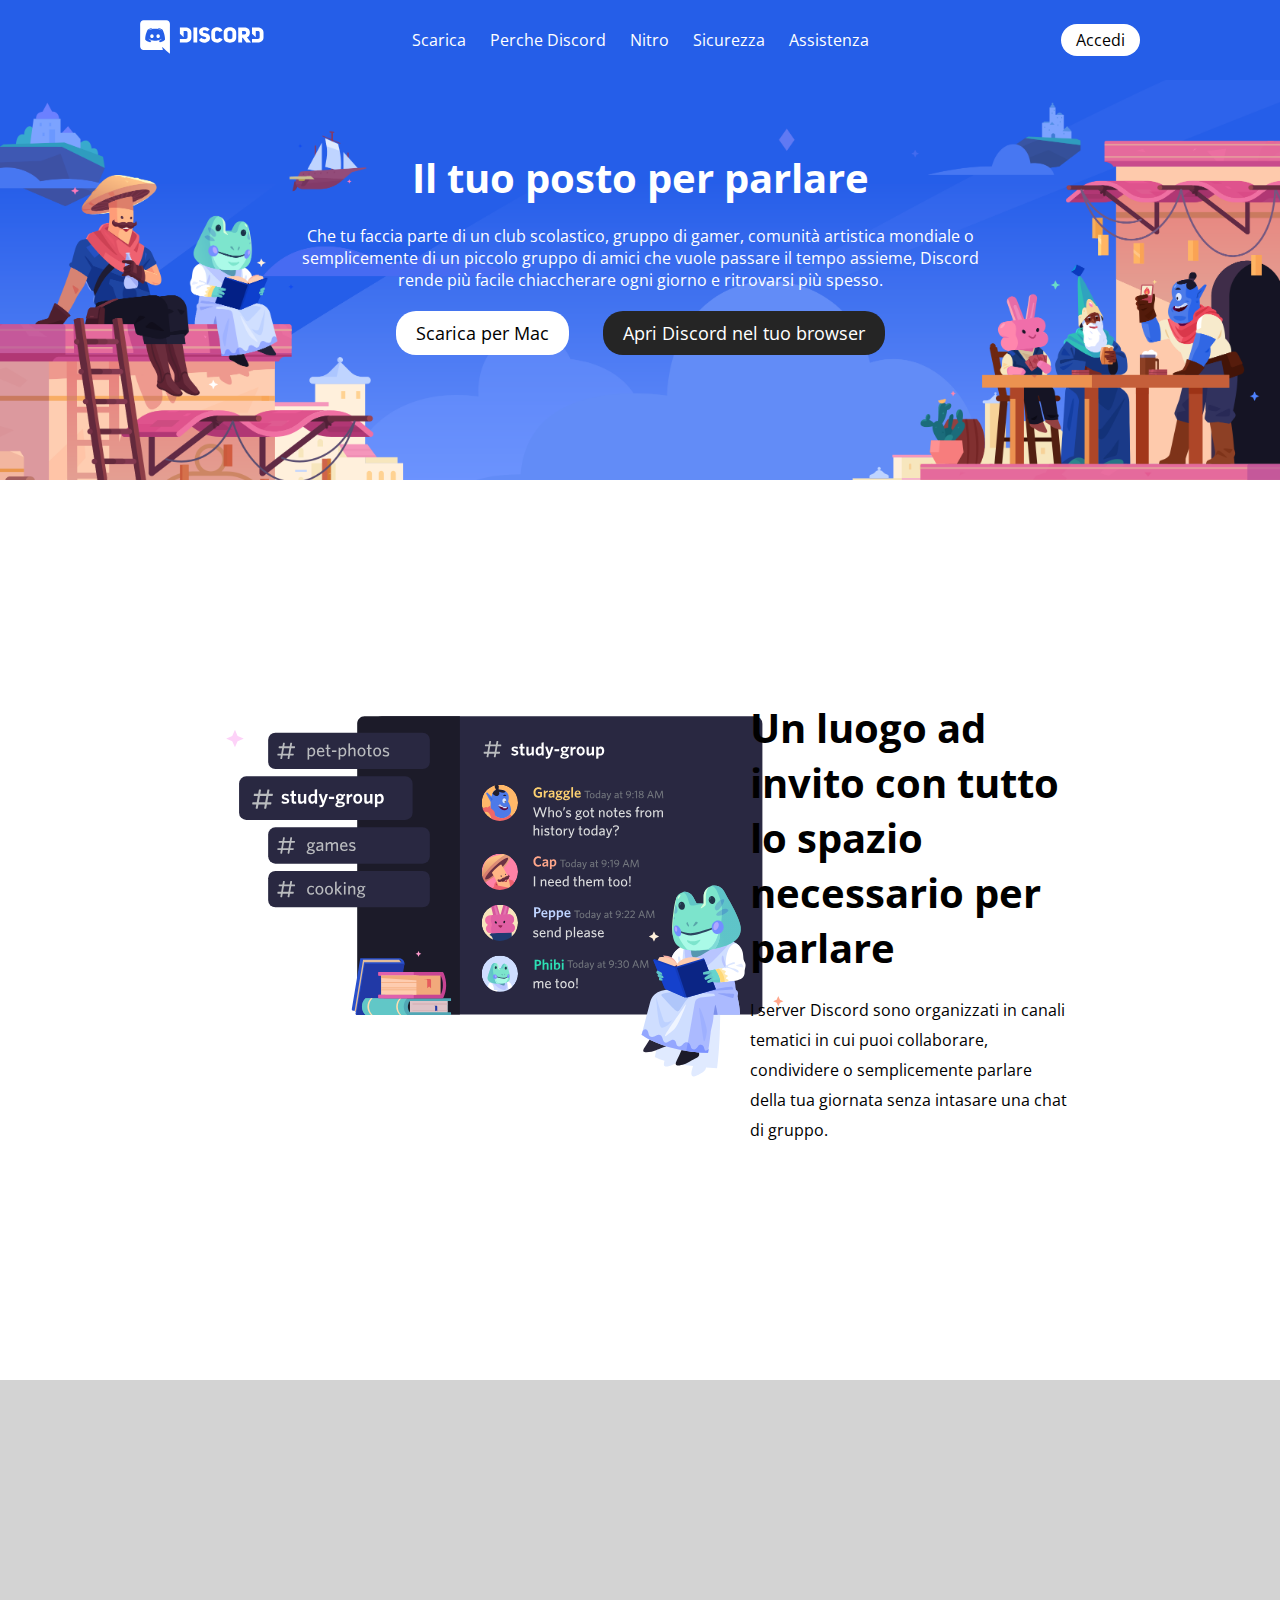
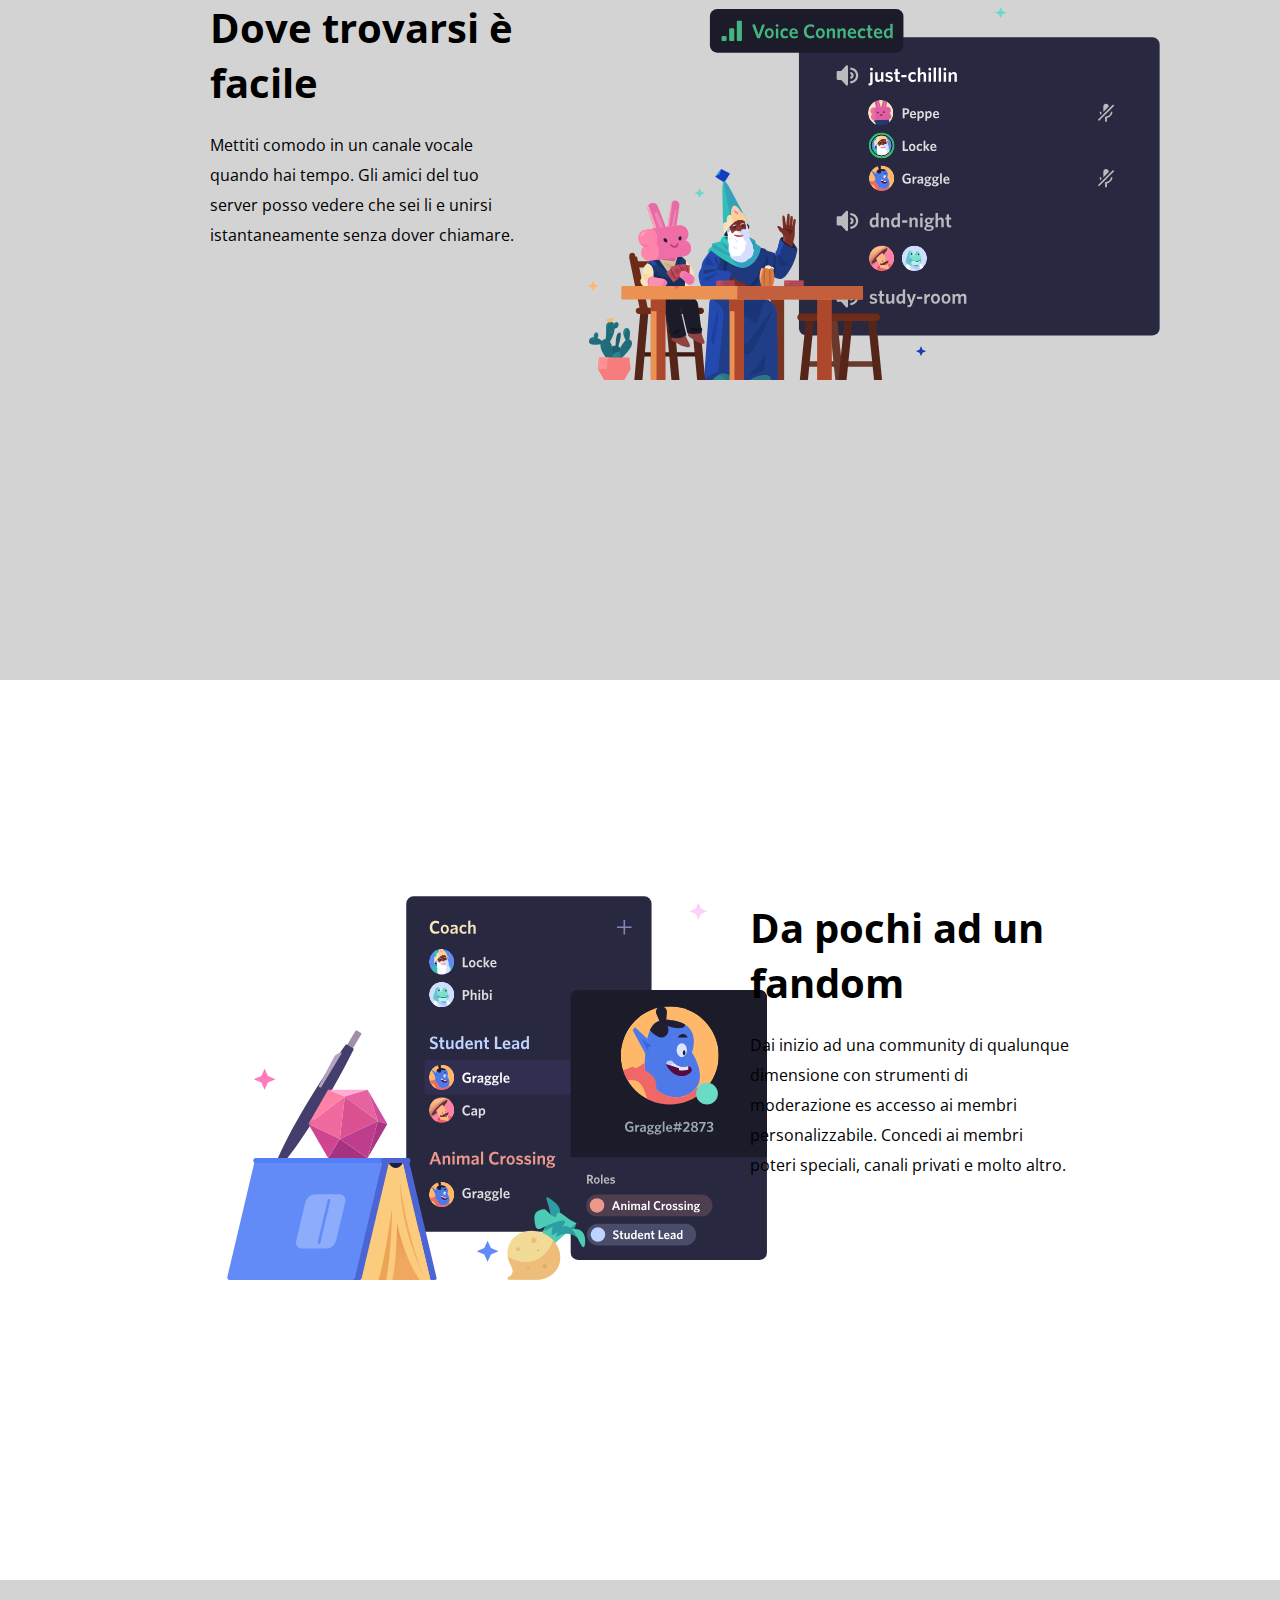
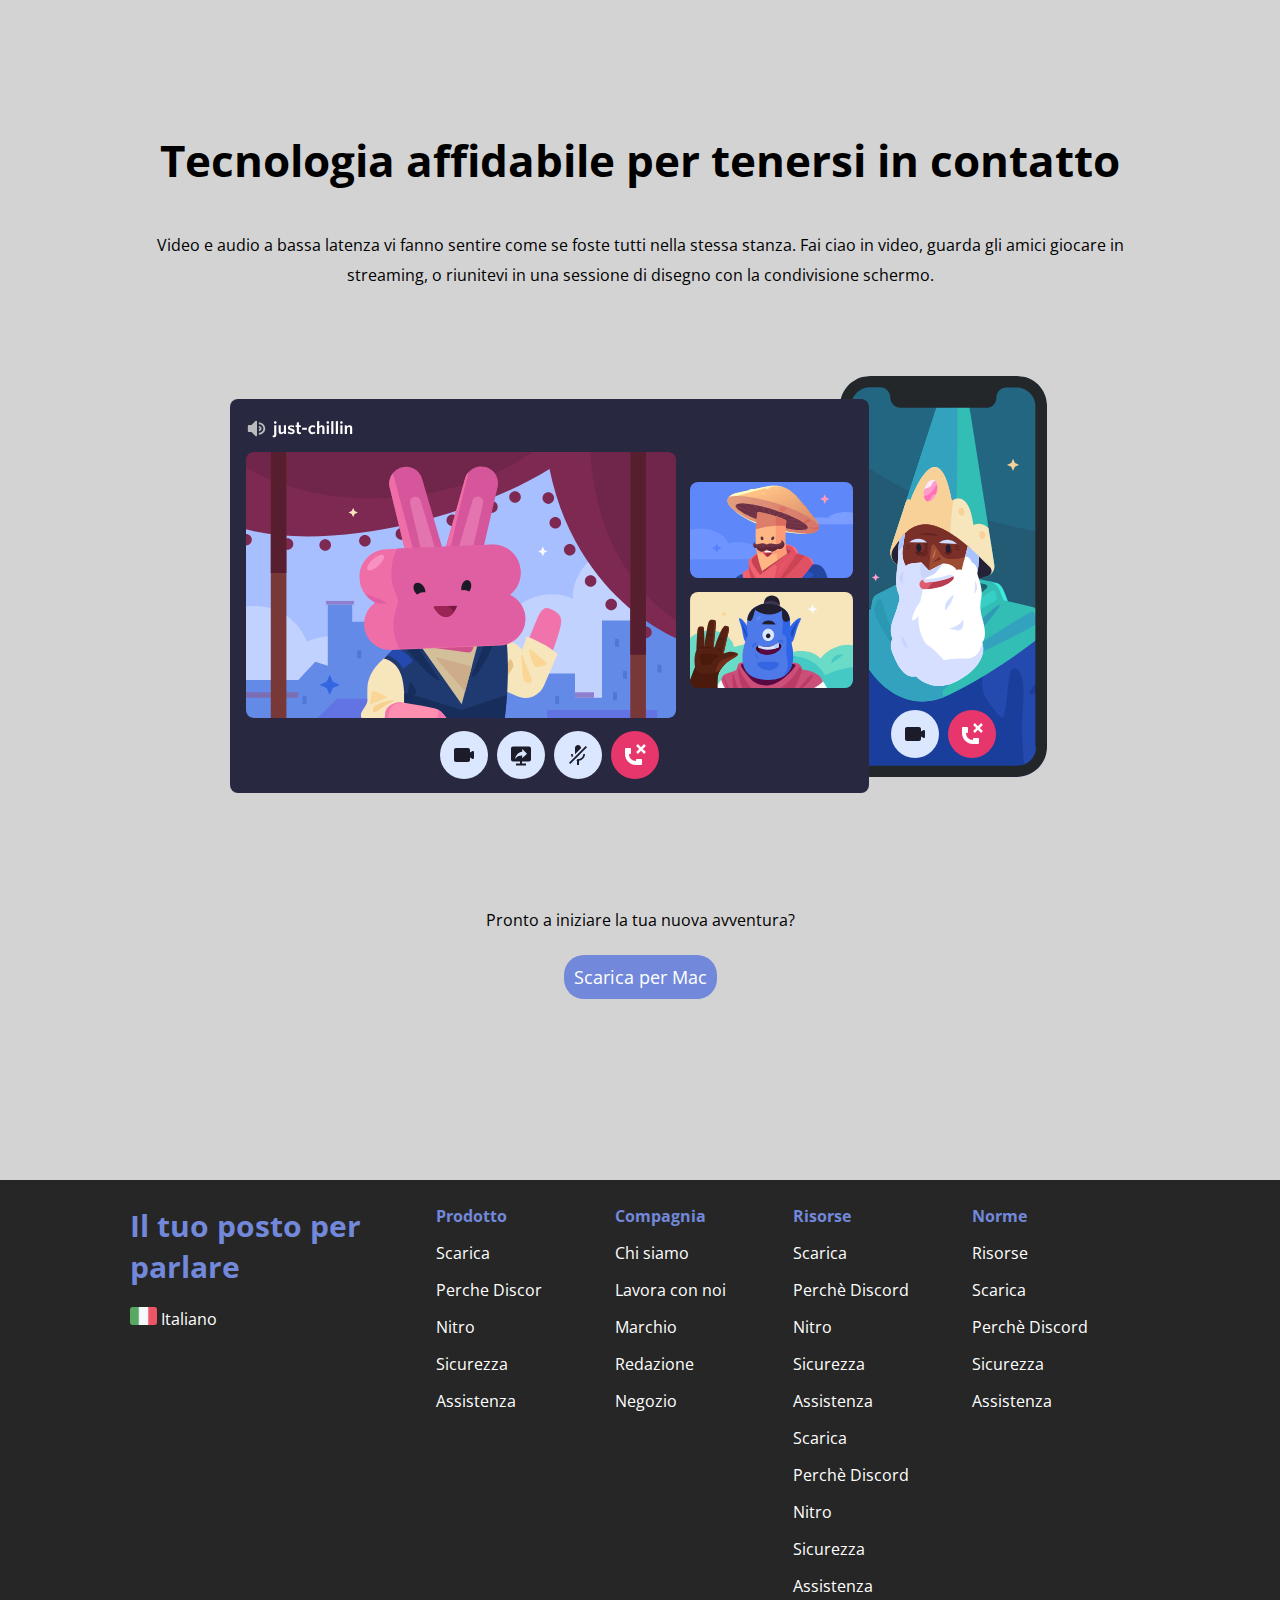
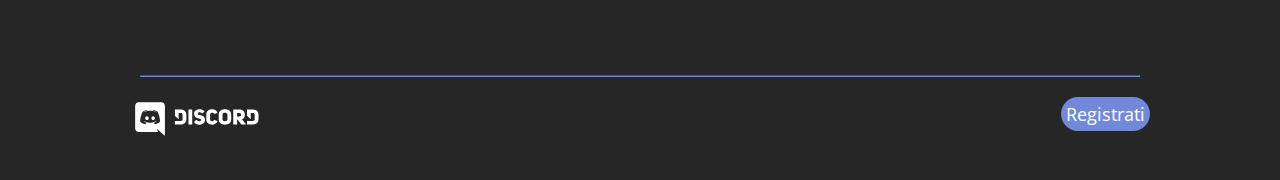
<file: index.html>
<!DOCTYPE html>
<html lang="en">
<head>
    <meta charset="UTF-8">
    <meta http-equiv="X-UA-Compatible" content="IE=edge">
    <meta name="viewport" content="width=device-width, initial-scale=1.0">

    <!-- FONTS -->
    <link rel="preconnect" href="https://fonts.googleapis.com">
    <link rel="preconnect" href="https://fonts.gstatic.com" crossorigin>
    <link href="https://fonts.googleapis.com/css2?family=Open+Sans:wght@400;700&display=swap" rel="stylesheet">


    <!-- ICONE -->
    <link rel="stylesheet" href="https://cdnjs.cloudflare.com/ajax/libs/font-awesome/6.4.0/css/all.min.css" integrity="sha512-iecdLmaskl7CVkqkXNQ/ZH/XLlvWZOJyj7Yy7tcenmpD1ypASozpmT/E0iPtmFIB46ZmdtAc9eNBvH0H/ZpiBw==" crossorigin="anonymous" referrerpolicy="no-referrer" />

    <!-- CSS -->
    <link rel="stylesheet" href="css/style.css">

    <title>Discord</title>
</head>
<body class="debug">
    <header>
        <section class="header-top">
            <div class="container">
                <div class="my-row nav-bar">
                    <div class="header-col header-col-logo"><img src="img/logo.svg" alt="Logo Discord"></div>
                    <div class="header-col header-col-link">
                        <nav>
                            <ul>
                                <li><a href="#"></a>Scarica</li>
                                <li><a href="#"></a>Perche Discord</li>
                                <li><a href="#"></a>Nitro</li>
                                <li><a href="#"></a>Sicurezza</li>
                                <li><a href="#"></a>Assistenza</li>
                            </ul>
                        </nav>
                    </div>
                    <div class="header-col header-col-login">
                        <span class="button button-accedi"><a href="#">Accedi</a></span>
                    </div>
                </div>
            </div>

        </section>

        <section class="header-bottom">
            <div class="special-container">
                <div class="big-header-content">
                    <h1>
                        Il tuo posto per parlare
                    </h1>
                    <p>Che tu faccia parte di un club scolastico, gruppo di gamer, comunità artistica mondiale o semplicemente di un piccolo gruppo di amici che vuole passare il tempo assieme, Discord rende più facile chiaccherare ogni giorno e ritrovarsi più spesso.
                    </p>
                    <span class="button button-big-header scarica">
                        <span><i class="fa-sharp fa-solid fa-down-long"></i></span> <a href="#"> Scarica per Mac</a></span>
                        <span class="button button-big-header browser"><a href="#">Apri Discord nel tuo browser</a></span>
                </div>
            </div>

        </section>
    </header>

    <main>
        <section class="section-main">
            <div class="container">
                <div class="my-row">
                    <div class="square-main square-main-bigger">
                        <img src="img/item1.svg" alt="Frog-Discord">
                    </div>
                    <div class="square-main square-main-smaller">
                        <h2>
                            Un luogo ad invito con tutto lo spazio necessario per parlare
                        </h2>
                        <p>
                            I server Discord sono organizzati in canali tematici in cui puoi collaborare, condividere o semplicemente parlare della tua giornata senza intasare una chat di gruppo.
                        </p>
                    </div>
                </div>
            </div>
        </section>

        <section class="section-main">
            <div class="container">
                <div class="my-row">
                    <div class="square-main square-main-smaller">
                        <h2>
                            Dove trovarsi è facile
                        </h2>
                        <p>
                            Mettiti comodo in un canale vocale quando hai tempo. Gli amici del tuo server posso vedere che sei li e unirsi istantaneamente senza dover chiamare.
                        </p>
                    </div>
                    <div class="square-main square-main-bigger">
                        <img src="img/item2.svg" alt="Wizard-Discord">
                    </div>
                </div>
            </div>
        </section>

        <section class="section-main">
            <div class="container">
                <div class="my-row">
                    <div class="square-main square-main-bigger">
                        <img src="img/item3.svg" alt="Genius-Discord">
                    </div>
                    <div class="square-main square-main-smaller">
                        <h2>
                            Da pochi ad un fandom
                        </h2>
                        <p>
                            Dai inizio ad una community di qualunque dimensione con strumenti di moderazione es accesso ai membri personalizzabile. Concedi ai membri poteri speciali, canali privati e molto altro.
                        </p>
                    </div>
                </div>
            </div>
        </section>

        <section class="section-main-bigger">
            <div class="container">
                <div class="my-row">
                    <div class="big-main-content">
                        <h2>
                            Tecnologia affidabile per tenersi in contatto
                        </h2>
                        <p>
                            Video e audio a bassa latenza vi fanno sentire come se foste tutti nella stessa stanza. Fai ciao in video, guarda gli amici giocare in streaming, o riunitevi in una sessione di disegno con la condivisione schermo.
                        </p>
                        <img src="img/item4-big.svg" alt="VideoChan on Discord">
                        <p class="adventure">
                            Pronto a iniziare la tua nuova avventura?
                        </p>
                        <span class="button scarica-main"> 
                            <i class="fa-sharp fa-solid fa-down-long"></i>
                            <a href="#"> Scarica per Mac</a>
                        </span>
                    </div>
                </div>
            </div>
        </section>
    </main>

    <footer>
        <section class="footer-section">
            <section class="footer-top">
                <div class="container">
                    <div class="my-row">
                        <div class="square-f small-square">
                            <h4>
                                Il tuo posto per parlare
                            </h4>
                            <div class="language">
                                <img src="img/ita.png" alt="Bandiera Italia">
                                Italiano <i class="fa-solid fa-chevron-down"></i>
                            </div>
                            <div>
                                <i class="fa-brands fa-twitter"></i>
                                <i class="fa-brands fa-instagram"></i>
                                <i class="fa-brands fa-facebook"></i>
                                <i class="fa-brands fa-youtube"></i>
                            </div>
                        </div>
                        <div class="square-f big-square">
                            <div class="big-square-child">
                                <ul>
                                    <li>Prodotto</li>
                                    <li>Scarica</li>
                                    <li>Perche Discor</li>
                                    <li>Nitro</li>
                                    <li>Sicurezza</li>
                                    <li>Assistenza</li>
                                </ul>
                            </div>
                            <div class="big-square-child">
                                <ul>
                                    <li>Compagnia</li>
                                    <li>Chi siamo</li>
                                    <li>Lavora con noi</li>
                                    <li>Marchio</li>
                                    <li>Redazione</li>
                                    <li>Negozio</li>
                                </ul>
                            </div>
                            <div class="big-square-child">
                                <ul>
                                    <li>Risorse</li>
                                    <li>Scarica</li>
                                    <li>Perchè Discord</li>
                                    <li>Nitro</li>
                                    <li>Sicurezza</li>
                                    <li>Assistenza</li>
                                    <li>Scarica</li>
                                    <li>Perchè Discord</li>
                                    <li>Nitro</li>
                                    <li>Sicurezza</li>
                                    <li>Assistenza</li>
                                </ul>
                            </div>
                            <div class="big-square-child">
                                <ul>
                                    <li>Norme</li>
                                    <li>Risorse</li>
                                    <li>Scarica</li>
                                    <li>Perchè Discord</li>
                                    <li>Sicurezza</li>
                                    <li>Assistenza</li>
                                </ul>
                            </div>
                        </div>
                    </div>
                    <hr>
                </div>
            </section>
        </section>

        <section class="footer-section">
            <section class="footer-bottom">
                <div class="container">
                    <div class="my-row">
                        <div class="bottom-square">
                            <div class="push-footer logo-footer">
                                <img src="img/logo.svg" alt="Logo Discord">
                            </div>
                            <div class="push-footer button-footer button">Registrati</div>
                        </div>
                    </div>
                </div>
            </section>
        </section>
    </footer>
</body>
</html>
</file>
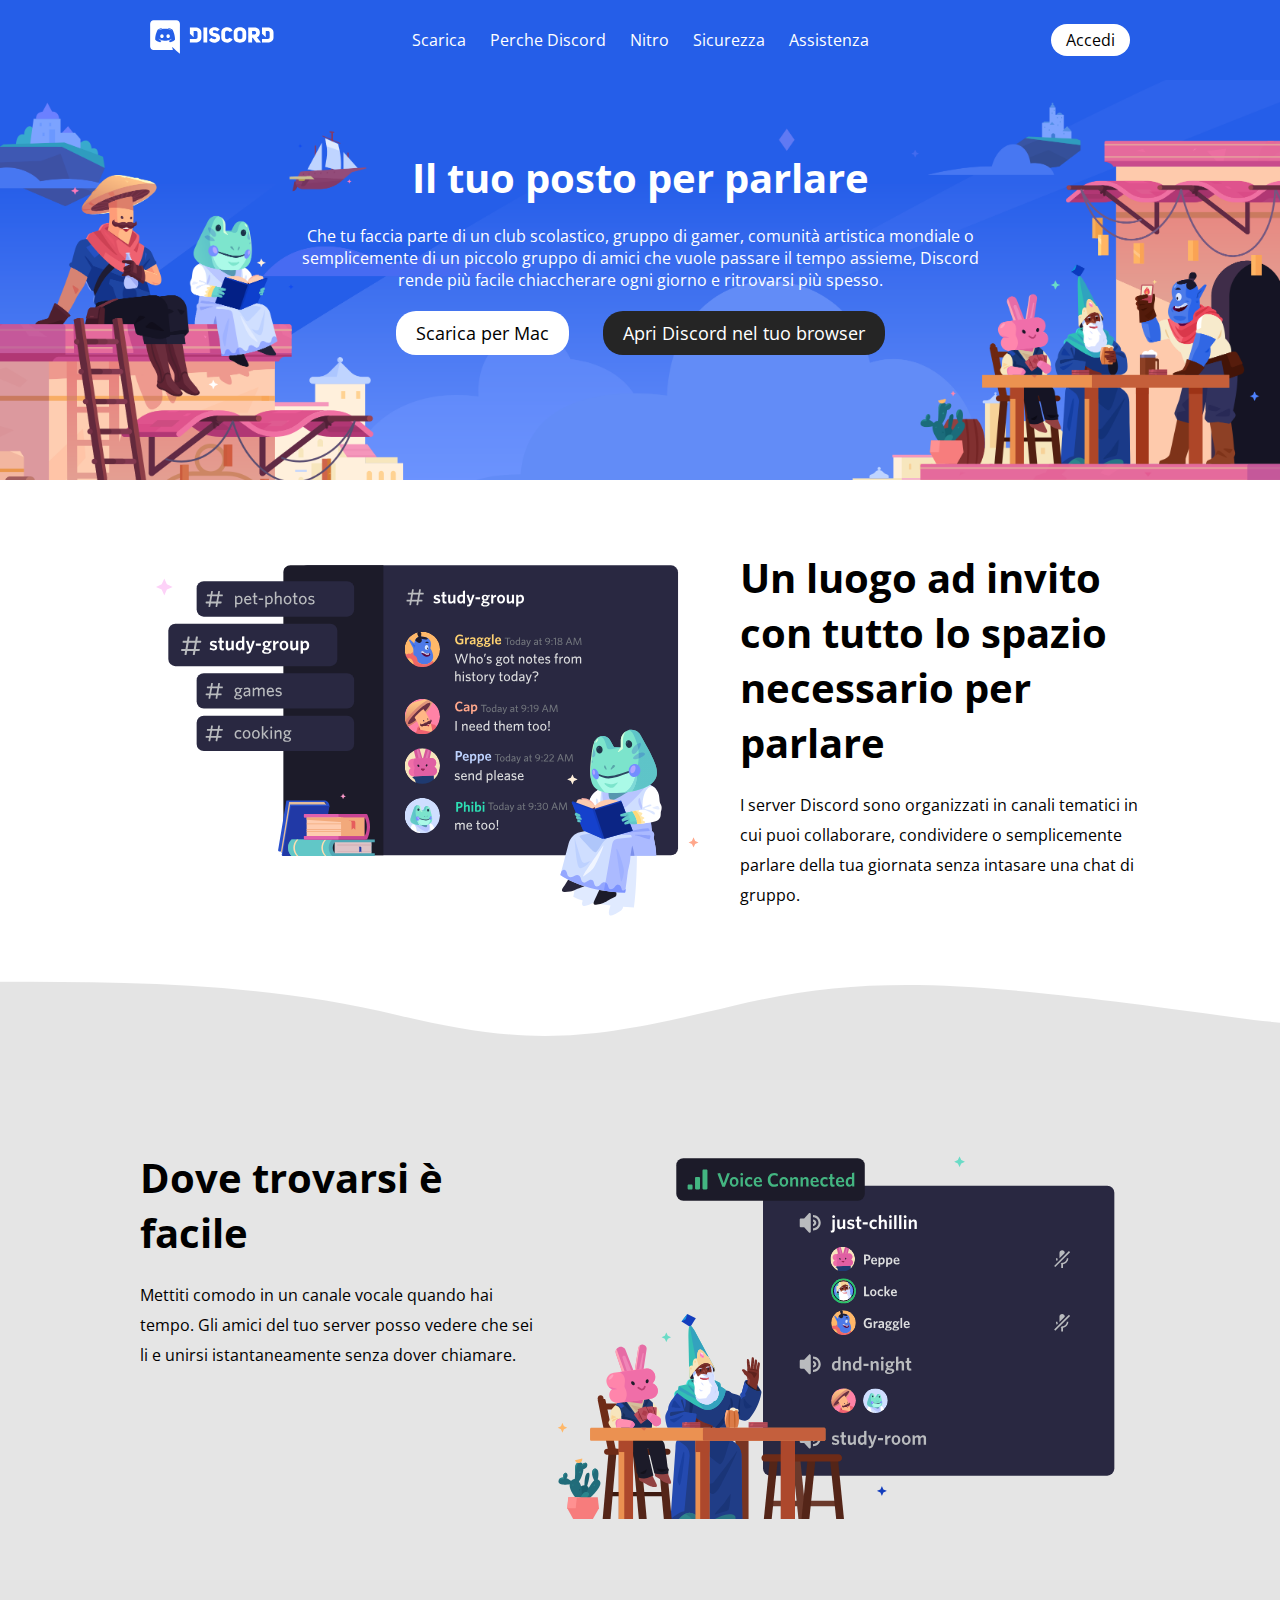
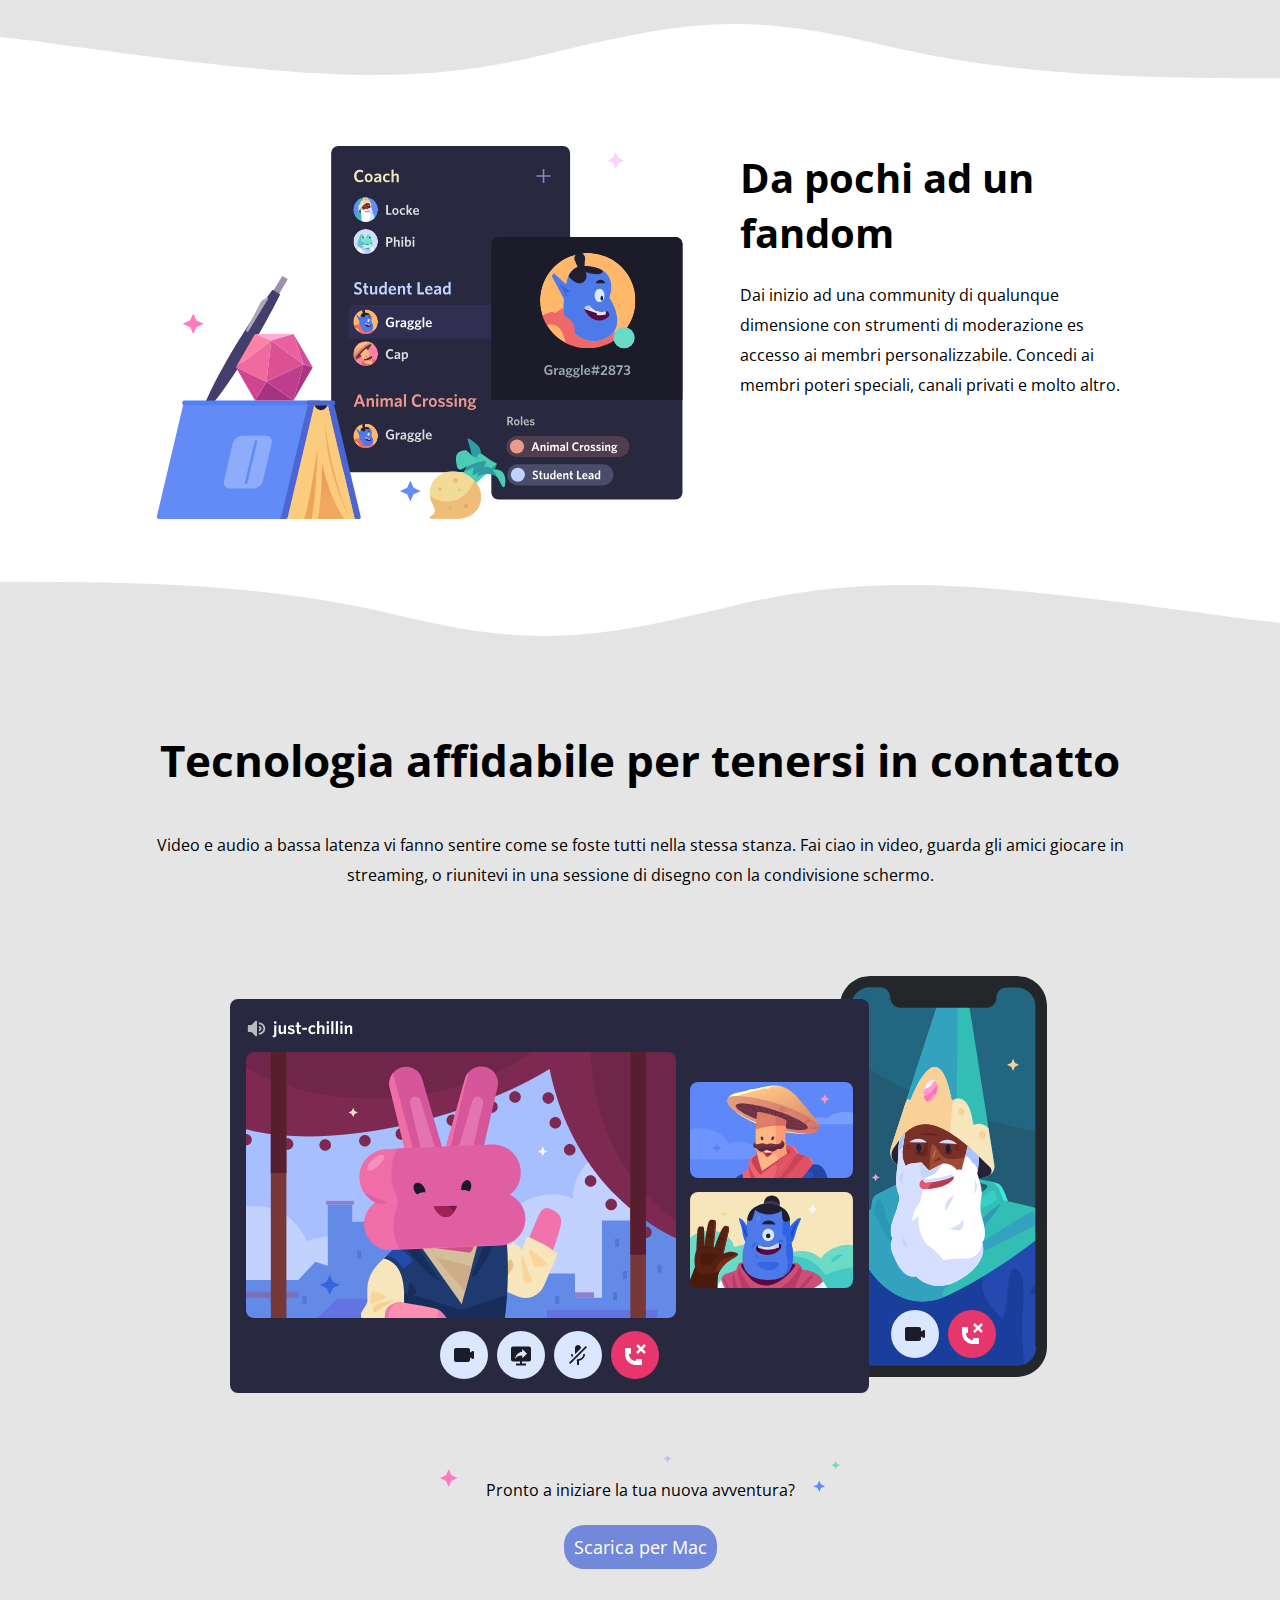
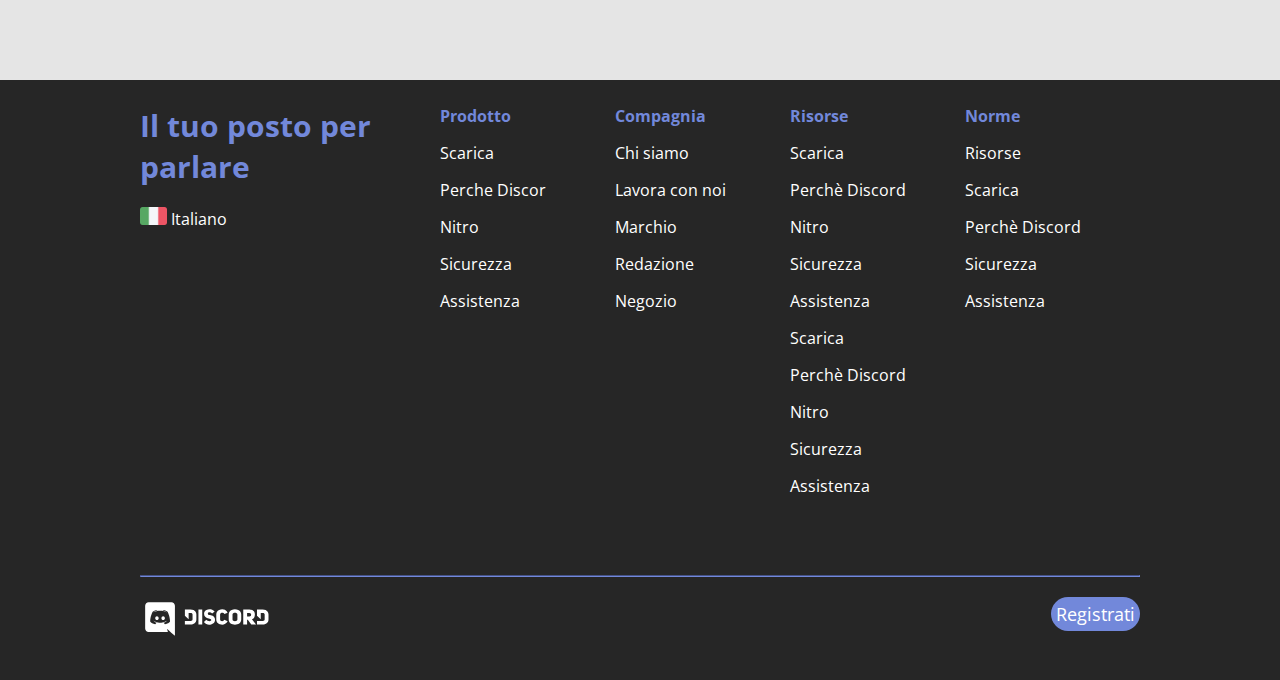
<file: Bonus/index.html>
<!DOCTYPE html>
<html lang="en">
<head>
    <meta charset="UTF-8">
    <meta http-equiv="X-UA-Compatible" content="IE=edge">
    <meta name="viewport" content="width=device-width, initial-scale=1.0">

    <!-- FONTS -->
    <link rel="preconnect" href="https://fonts.googleapis.com">
    <link rel="preconnect" href="https://fonts.gstatic.com" crossorigin>
    <link href="https://fonts.googleapis.com/css2?family=Open+Sans:wght@400;700&display=swap" rel="stylesheet">


    <!-- ICONE -->
    <link rel="stylesheet" href="https://cdnjs.cloudflare.com/ajax/libs/font-awesome/6.4.0/css/all.min.css" integrity="sha512-iecdLmaskl7CVkqkXNQ/ZH/XLlvWZOJyj7Yy7tcenmpD1ypASozpmT/E0iPtmFIB46ZmdtAc9eNBvH0H/ZpiBw==" crossorigin="anonymous" referrerpolicy="no-referrer" />

    <!-- CSS -->
    <link rel="stylesheet" href="css/style.css">

    <title>Discord</title>
</head>
<body class="debug">
    <header>
        <section class="header-top">
            <div class="container">
                <div class="my-row nav-bar">
                    <div class="header-col header-col-logo"><img src="img/logo.svg" alt="Logo Discord"></div>
                    <div class="header-col header-col-link">
                        <nav>
                            <ul>
                                <li><a href="#"></a>Scarica</li>
                                <li><a href="#"></a>Perche Discord</li>
                                <li><a href="#"></a>Nitro</li>
                                <li><a href="#"></a>Sicurezza</li>
                                <li><a href="#"></a>Assistenza</li>
                            </ul>
                        </nav>
                    </div>
                    <div class="header-col header-col-login">
                        <span class="button button-accedi"><a href="#">Accedi</a></span>
                    </div>
                </div>
            </div>

        </section>

        <section class="header-bottom">
            <div class="special-container">
                <div class="big-header-content">
                    <h1>
                        Il tuo posto per parlare
                    </h1>
                    <p>Che tu faccia parte di un club scolastico, gruppo di gamer, comunità artistica mondiale o semplicemente di un piccolo gruppo di amici che vuole passare il tempo assieme, Discord rende più facile chiaccherare ogni giorno e ritrovarsi più spesso.
                    </p>
                    <span class="button button-big-header scarica">
                        <span><i class="fa-sharp fa-solid fa-down-long"></i></span> <a href="#"> Scarica per Mac</a></span>
                        <span class="button button-big-header browser"><a href="#">Apri Discord nel tuo browser</a></span>
                </div>
            </div>

        </section>
    </header>

    <main>
        <section class="section-main">
            <div class="container">
                <div class="my-row">
                    <div class="square-main square-main-bigger">
                        <img src="img/item1.svg" alt="Frog-Discord">
                    </div>
                    <div class="square-main square-main-smaller">
                        <h2>
                            Un luogo ad invito con tutto lo spazio necessario per parlare
                        </h2>
                        <p>
                            I server Discord sono organizzati in canali tematici in cui puoi collaborare, condividere o semplicemente parlare della tua giornata senza intasare una chat di gruppo.
                        </p>
                    </div>
                </div>
            </div>
        </section>

        <div class="wave-top ">
        <section class="section-main --colored">
            <div class="container  ">
                <div class="my-row">
                    <div class="square-main square-main-smaller">
                        <h2>
                            Dove trovarsi è facile
                        </h2>
                        <p>
                            Mettiti comodo in un canale vocale quando hai tempo. Gli amici del tuo server posso vedere che sei li e unirsi istantaneamente senza dover chiamare.
                        </p>
                    </div>
                    <div class="square-main square-main-bigger">
                        <img src="img/item2.svg" alt="Wizard-Discord">
                    </div>
                </div>
            </div>
        </section>
    </div>

    <div class="wave-bottom">
        <section class="section-main">
            <div class="container">
                <div class="my-row">
                    <div class="square-main square-main-bigger">
                        <img src="img/item3.svg" alt="Genius-Discord">
                    </div>
                    <div class="square-main square-main-smaller">
                        <h2>
                            Da pochi ad un fandom
                        </h2>
                        <p>
                            Dai inizio ad una community di qualunque dimensione con strumenti di moderazione es accesso ai membri personalizzabile. Concedi ai membri poteri speciali, canali privati e molto altro.
                        </p>
                    </div>
                </div>
            </div>
        </section>
    </div>

        <div class=" wave-top">
        <section class="section-main-bigger --colored">
            <div class="container ">
                <div class="my-row ">
                    <div class="big-main-content">
                        <h2>
                            Tecnologia affidabile per tenersi in contatto
                        </h2>
                        <p>
                            Video e audio a bassa latenza vi fanno sentire come se foste tutti nella stessa stanza. Fai ciao in video, guarda gli amici giocare in streaming, o riunitevi in una sessione di disegno con la condivisione schermo.
                        </p>
                        <img src="img/item4-big.svg" alt="VideoChan on Discord">
                        <p class="adventure">
                            Pronto a iniziare la tua nuova avventura?
                        </p>
                        <span class="button scarica-main"> 
                            <i class="fa-sharp fa-solid fa-down-long"></i>
                            <a href="#"> Scarica per Mac</a>
                        </span>
                    </div>
                </div>
            </div>
        </section>
    </div>
    </main>

    <footer>
        <section class="footer-section">
            <section class="footer-top">
                <div class="container">
                    <div class="my-row">
                        <div class="square-f small-square">
                            <h4>
                                Il tuo posto per parlare
                            </h4>
                            <div class="language">
                                <img src="img/ita.png" alt="Bandiera Italia">
                                Italiano <i class="fa-solid fa-chevron-down"></i>
                            </div>
                            <div>
                                <i class="fa-brands fa-twitter"></i>
                                <i class="fa-brands fa-instagram"></i>
                                <i class="fa-brands fa-facebook"></i>
                                <i class="fa-brands fa-youtube"></i>
                            </div>
                        </div>
                        <div class="square-f big-square">
                            <div class="big-square-child">
                                <ul>
                                    <li>Prodotto</li>
                                    <li>Scarica</li>
                                    <li>Perche Discor</li>
                                    <li>Nitro</li>
                                    <li>Sicurezza</li>
                                    <li>Assistenza</li>
                                </ul>
                            </div>
                            <div class="big-square-child">
                                <ul>
                                    <li>Compagnia</li>
                                    <li>Chi siamo</li>
                                    <li>Lavora con noi</li>
                                    <li>Marchio</li>
                                    <li>Redazione</li>
                                    <li>Negozio</li>
                                </ul>
                            </div>
                            <div class="big-square-child">
                                <ul>
                                    <li>Risorse</li>
                                    <li>Scarica</li>
                                    <li>Perchè Discord</li>
                                    <li>Nitro</li>
                                    <li>Sicurezza</li>
                                    <li>Assistenza</li>
                                    <li>Scarica</li>
                                    <li>Perchè Discord</li>
                                    <li>Nitro</li>
                                    <li>Sicurezza</li>
                                    <li>Assistenza</li>
                                </ul>
                            </div>
                            <div class="big-square-child">
                                <ul>
                                    <li>Norme</li>
                                    <li>Risorse</li>
                                    <li>Scarica</li>
                                    <li>Perchè Discord</li>
                                    <li>Sicurezza</li>
                                    <li>Assistenza</li>
                                </ul>
                            </div>
                        </div>
                    </div>
                    <hr>
                </div>
            </section>
        </section>

        <section class="footer-section">
            <section class="footer-bottom">
                <div class="container">
                    <div class="my-row">
                        <div class="bottom-square">
                            <div class="push-footer logo-footer">
                                <img src="img/logo.svg" alt="Logo Discord">
                            </div>
                            <div class="push-footer button-footer button">Registrati</div>
                        </div>
                    </div>
                </div>
            </section>
        </section>
    </footer>
</body>
</html>
</file>
<file: css/style.css>
/* 
RESET 
*/
* {
    margin: 0;
    padding: 0;
    box-sizing: border-box;
}

/* 
GENERAL 
*/

body {
    font-family: 'Open Sans', sans-serif;
}

.container {
    max-width: 1000px;
    margin: 0 auto;
}

.special-container {
    max-width: 700px;
    margin: 0 auto;
}

.my-row {
    display: flex;
    flex-wrap: wrap;
    margin: 0 -10px;
}

.button {
    background-color: white;
    padding: 5px 15px;
    border-radius: 20px;
}

a:link, a:visited {
    text-decoration: none;
    color: black;
}

.browser > a:link, .browser > a:visited, .scarica-main> a:link, .scarica-main > a:visited{
    color: white;
}



/* 
HEADER 
*/

header .header-top {
    height: 80px;
    padding: 20px;
    background-color: #255EE8;
    color: white;
}

.header-top nav ul > li {
    display: inline-block;
}

.header-col {
    height: 40px;
    line-height: 40px;
}

.header-col-logo {
    width: calc((100% / 8 ) * 2);
    padding-left: 10px;
}

.header-col-link {
    width: calc((100% / 8 ) * 4);
    text-align: center;
}

.header-col-link li {
    margin: 0 10px
}

.header-col-login {
    width: calc((100% / 8 ) * 2);
    padding-right: 10px;
    text-align: right;
}


.button-accedi {
    color: #255EE8;
}


.header-bottom {
    height: 400px;
    padding: 50px;
    background-image: url("../img/jumbo.png");
    background-size: cover;
    background-position: center;
}

.big-header-content {
    height: 300px;
    text-align: center;
}


.big-header-content h1 {
    font-size: 40px;
    padding: 20px 0;
    color: white;
}

.big-header-content p {
    padding-bottom: 30px;
    color: white;
}

.button-big-header {
font-size: 18px;
padding: 10px 20px;
border-radius: 50pz;
}
.scarica {
margin-right: 30px;
}

.browser {
    color: white;
    background-color: rgb(37, 37, 37);
}

.square-main > h2 {
    font-size: 40px;
    padding: 20px 0;
}


/* 
MAIN 
*/

.section-main {
    height: 900px;
    padding: 200px;
}

main > section:nth-child(even) {
    background-color: lightgray;;
}

.square-main {
    height: 500px;
}

.square-main-bigger {
    width: calc(60% - 40px);
    margin: 0 20px;
}

.square-main-smaller {
    width: calc(40% - 40px);
    margin: 0 20px;
}


.section-main-bigger {
    height: 1200px;
    padding: 150px;
}

.big-main-content {
    height: 900px;
    width: 100%;
}


.square-main p {
    line-height: 30px;
}


.big-main-content > h2 {
    font-size: 44px;
    padding-bottom: 40px;
}

.big-main-content > p {
    line-height: 30px;
    padding-bottom: 30px;
}

.adventure {
    padding-top: 50px;
}

.big-main-content {
    text-align: center;
}

.scarica-main {
    font-size: 18px;
    padding: 10px;
    background-color: #7288DA;
    color: white;
}

.square-main-bigger > img {
    height: 400px;
}


/* 
FOOTER 
*/

.footer-top {
    height: 500px;
    padding: 25px;
}

.footer-top, .footer-bottom {
    background-color: rgb(38, 38, 38);
    color: white;
}

.square-f {
    height: 450px;
}

.small-square {
    width: 30%;
}

.big-square {
    width: 70%;
    display: flex;
}

.big-square-child {
    width: 100%;
}

hr {
    margin-top: 20px;
    border-color: #7288DA;
}

.footer-bottom {
    height: 100px;
    padding: 20px;
}

.bottom-square {
    width: 100%;
    height: 78px;
    display: flex;
    justify-content: space-between;
    align-items: center;
}

.push-footer {
    padding: 5px;
}

h4 {
    font-size: 30px;
    margin-bottom: 20px;
    color: #7288DA;
}

.language > img {
    height: 18px;
}

.language {
    margin-bottom: 20px;
}

.fa-brands {
    font-size: 20px;
    margin-right: 20px;
}

.big-square-child > ul {
    list-style: none;
}

.big-square-child > ul > li {
    margin-bottom: 15px;
}

.big-square-child > ul > li:first-child {
    color: #7288DA;
    font-weight: bold;
}

.button-footer {
    margin-bottom: 50px;
}

.logo-footer {
    margin-bottom: 35px;
}

.button-footer {
    font-size: 18px;
    padding: 5px;
    background-color: #7288DA;
    color: white;
}


/* 
DEBUG 
*/

/* .debug .container, .special-container {
    border: 1px solid black;
} */


/* .debug .header-top {
    background-color: rgb(103, 193, 192);
} */

/* .debug .header-bottom {
    background-color: rgb(98, 124, 203);
} */

/* .debug .nav-bar {
    background-color: brown;
} */


/* .debug .header-col {
    border: 1px dashed black;
} */

/* .debug .big-header-content {
    background-color: bisque;
    border: 1px dashed black;
} */


/* .debug .square-main {
    border: 1px dashed black;
} */

/* .debug .square-main-bigger {
    background-color: dodgerblue;
}

.debug .square-main-smaller {
    background-color: palevioletred;
} */


/* .debug .big-main-content {
    background-color: darkolivegreen;
    border: 1px dashed red;
} */


/* .debug .square-f {
    border: 1px dashed white;
} */

/* .debug .small-square {
    background-color: blueviolet;
} */

/* .debug .big-square {
    background-color: cadetblue;
} */

/* .debug .big-square-child {
    border: 1px dashed white;
} */


/* .debug .bottom-square {
    background-color: rgb(66, 186, 186);
} */

/* .debug .push-footer {
    border: 2px dashed pink;
    background-color: coral;
} */
</file>
<file: Bonus/css/style.css>
/* 
RESET 
*/
* {
    margin: 0;
    padding: 0;
    box-sizing: border-box;
}

/* 
GENERAL 
*/

body {
    font-family: 'Open Sans', sans-serif;
}

.container {
    max-width: 1000px;
    margin: 0 auto;
}

.special-container {
    max-width: 700px;
    margin: 0 auto;
}

.my-row {
    display: flex;
    flex-wrap: wrap;
}

.button {
    background-color: white;
    padding: 5px 15px;
    border-radius: 20px;
}

a:link, a:visited {
    text-decoration: none;
    color: black;
}

.browser > a:link, .browser > a:visited, .scarica-main> a:link, .scarica-main > a:visited{
    color: white;
}



/* 
HEADER 
*/

header .header-top {
    height: 80px;
    padding: 20px;
    background-color: #255EE8;
    color: white;
}

.header-top nav ul > li {
    display: inline-block;
}

.header-col {
    height: 40px;
    line-height: 40px;
}

.header-col-logo {
    width: calc((100% / 8 ) * 2);
    padding-left: 10px;
}

.header-col-link {
    width: calc((100% / 8 ) * 4);
    text-align: center;
}

.header-col-link li {
    margin: 0 10px
}

.header-col-login {
    width: calc((100% / 8 ) * 2);
    padding-right: 10px;
    text-align: right;
}


.button-accedi {
    color: #255EE8;
}


.header-bottom {
    height: 400px;
    padding: 50px;
    background-image: url("../img/jumbo.png");
    background-size: cover;
    background-position: center;
}

.big-header-content {
    height: 300px;
    text-align: center;
}


.big-header-content h1 {
    font-size: 40px;
    padding: 20px 0;
    color: white;
}

.big-header-content p {
    padding-bottom: 30px;
    color: white;
}

.button-big-header {
font-size: 18px;
padding: 10px 20px;
border-radius: 50pz;
}
.scarica {
margin-right: 30px;
}

.browser {
    color: white;
    background-color: rgb(37, 37, 37);
}

.square-main > h2 {
    font-size: 40px;
    padding: 20px 0;
}



/* 
MAIN 
*/

.section-main {
    height: 500px;
    padding: 50px;
}

.--colored {
    background-color: #E5E5E5;
}
.square-main {
    height: 500px;
}

.square-main-bigger {
    width: 60%;
}

.square-main-smaller {
    width: 40%;
}


.section-main-bigger {
    height: 1000px;
    padding: 50px;
}

.big-main-content {
    height: 900px;
    width: 100%;
}


.square-main p {
    line-height: 30px;
}


.big-main-content > h2 {
    font-size: 44px;
    padding-bottom: 40px;
}

.big-main-content > p {
    line-height: 30px;
    padding-bottom: 30px;
}

.adventure {
    padding-top: 20px;
    background-image: url(../img/stars.svg);
    background-repeat: no-repeat;
    background-position: center top;
    background-size: contain;
    width: 400px;
    margin: auto;
}

.big-main-content {
    text-align: center;
}

.scarica-main {
    font-size: 18px;
    padding: 10px;
    background-color: #7288DA;
    color: white;
}

.square-main-bigger > img {
    width: 100%;
}

.wave-top::before {
    content: '';
    display: block;
    height: 100px;
    background-image: url('../img/wave.svg');
    opacity: 0.1;
    
}

.wave-bottom::before{
    content: '';
    display: block;
    height: 100px;
    background-image: url('../img/wave.svg');
    opacity: 0.1;
    transform: rotate(180deg);
}



/* 
FOOTER 
*/

.footer-top {
    height: 500px;
    padding: 25px;
}

.footer-top, .footer-bottom {
    background-color: rgb(38, 38, 38);
    color: white;
}

.square-f {
    height: 450px;
}

.small-square {
    width: 30%;
}

.big-square {
    width: 70%;
    display: flex;
}

.big-square-child {
    width: 100%;
}

hr {
    margin-top: 20px;
    border-color: #7288DA;
}

.footer-bottom {
    height: 100px;
    padding: 20px;
}

.bottom-square {
    width: 100%;
    height: 78px;
    display: flex;
    justify-content: space-between;
    align-items: center;
}

.push-footer {
    padding: 5px;
}

h4 {
    font-size: 30px;
    margin-bottom: 20px;
    color: #7288DA;
}

.language > img {
    height: 18px;
}

.language {
    margin-bottom: 20px;
}

.fa-brands {
    font-size: 20px;
    margin-right: 20px;
}

.big-square-child > ul {
    list-style: none;
}

.big-square-child > ul > li {
    margin-bottom: 15px;
}

.big-square-child > ul > li:first-child {
    color: #7288DA;
    font-weight: bold;
}

.button-footer {
    margin-bottom: 50px;
}

.logo-footer {
    margin-bottom: 35px;
}

.button-footer {
    font-size: 18px;
    padding: 5px;
    background-color: #7288DA;
    color: white;
}


/* 
DEBUG 
*/

/* .debug .container, .special-container {
    border: 1px solid black;
} */


/* .debug .header-top {
    background-color: rgb(103, 193, 192);
} */

/* .debug .header-bottom {
    background-color: rgb(98, 124, 203);
} */

/* .debug .nav-bar {
    background-color: brown;
} */


/* .debug .header-col {
    border: 1px dashed black;
} */

/* .debug .big-header-content {
    background-color: bisque;
    border: 1px dashed black;
} */


/* .debug .square-main {
    border: 1px dashed black;
} */

/* .debug .square-main-bigger {
    background-color: dodgerblue;
}

.debug .square-main-smaller {
    background-color: palevioletred;
} */


/* .debug .big-main-content {
    background-color: darkolivegreen;
    border: 1px dashed red;
} */


/* .debug .square-f {
    border: 1px dashed white;
} */

/* .debug .small-square {
    background-color: blueviolet;
} */

/* .debug .big-square {
    background-color: cadetblue;
} */

/* .debug .big-square-child {
    border: 1px dashed white;
} */


/* .debug .bottom-square {
    background-color: rgb(66, 186, 186);
} */

/* .debug .push-footer {
    border: 2px dashed pink;
    background-color: coral;
} */
</file>
